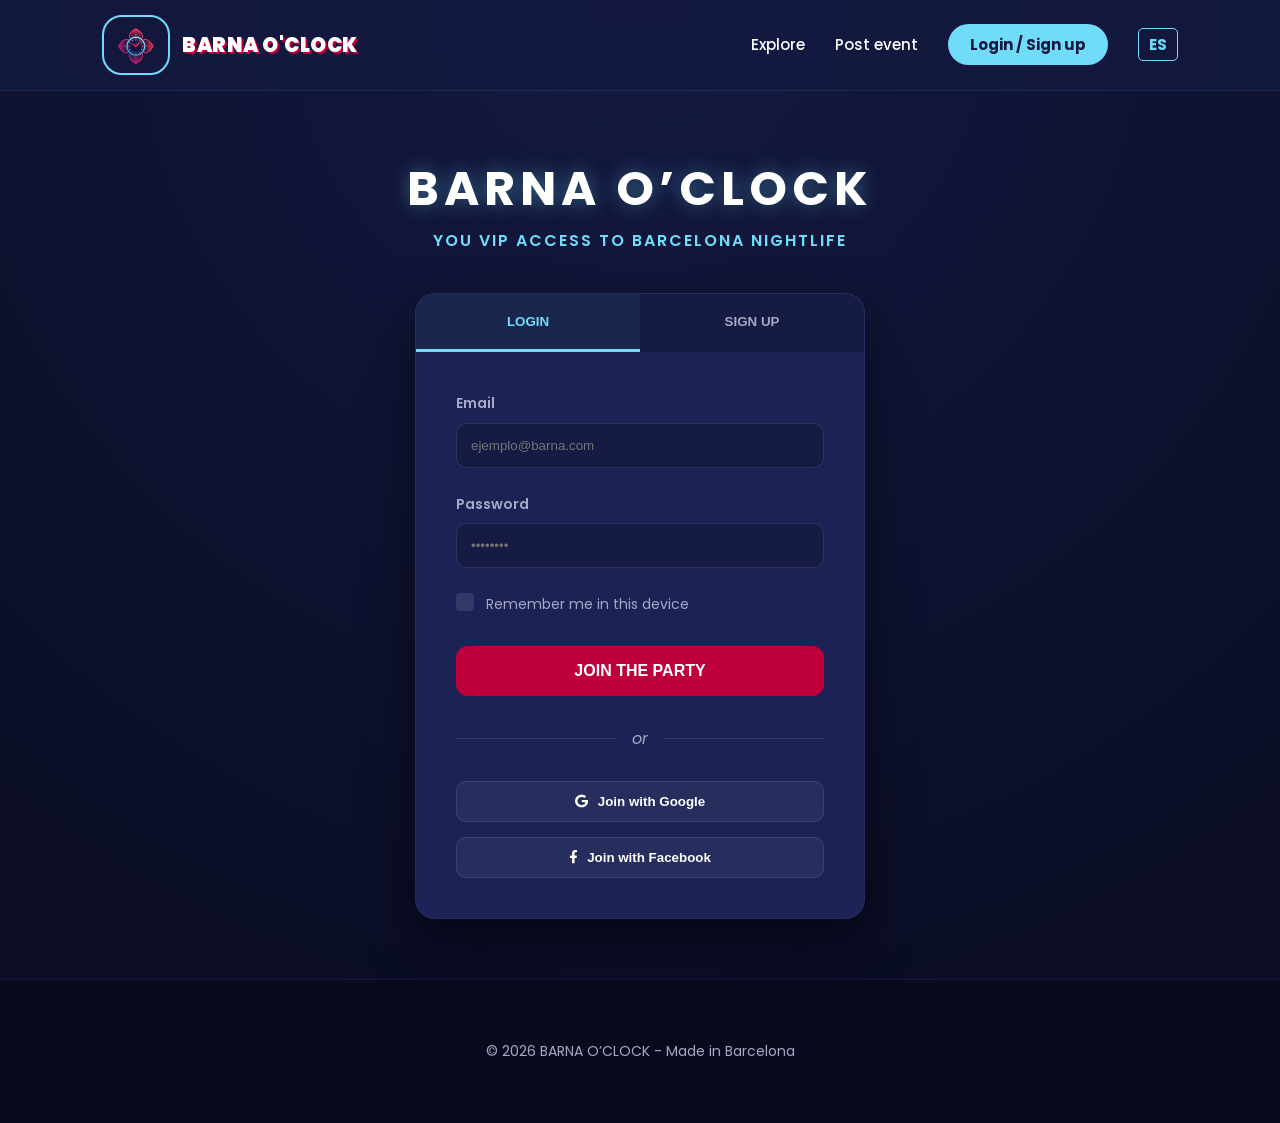
<file: auth-en.html>
<!DOCTYPE html>
<html lang="en">

<head>
    <meta charset="UTF-8">
    <meta name="viewport" content="width=device-width, initial-scale=1.0">
    <title>Join the Party | BARNA O’CLOCK</title>
    <link rel="stylesheet" href="style.css">
    <link rel="stylesheet" href="https://cdnjs.cloudflare.com/ajax/libs/font-awesome/6.0.0/css/all.min.css">
</head>


<body class="auth-page">

    <header>
        <nav>
            <a href="index-en.html" class="logo-navbar">
                <div class="logo-card-navbar">
                    <img src="./img/logoSmall.png" alt="BARNA O'CLOCK Logo">
                </div>
                <span class="logo-text">BARNA O'CLOCK</span>
            </a>

            <!-- Desktop Navigation -->
            <ul class="nav-menu">
                <li><a href="explorar-en.html">Explore</a></li>
                <li><a href="nuevo-evento-en.html">Post event</a></li>
                <li><a href="auth-en.html" class="btn-login"><span class="login-text">Login / Sign up</span><span class="login-icon">👤</span></a></li>
                <li><a href="auth.html" id="lang-toggle">ES</a></li>
            </ul>

            <!-- Mobile Hamburger Menu -->
            <button class="hamburger-menu" id="hamburger">
                <span></span>
                <span></span>
                <span></span>
            </button>

            <!-- Mobile Navigation Dropdown -->
            <ul class="nav-menu-mobile" id="nav-menu-mobile">
                <li><a href="explorar-en.html">Explore</a></li>
                <li><a href="nuevo-evento-en.html">Post Event</a></li>
                <li><a href="auth-en.html" class="btn-login-mobile">Login / Sign up</a></li>
                <li><a href="auth.html" class="lang-toggle-mobile">ES</a></li>
            </ul>
        </nav>
    </header>

    <main class="auth-container">

        <div class="auth-hero-logo">
            <h1>BARNA O’CLOCK</h1>
            <p>You VIP access to Barcelona nightlife</p>
        </div>

        <div class="auth-card">
            <div class="auth-tabs">
                <button class="tab-btn active" onclick="switchTab('login')">LOGIN</button>
                <button class="tab-btn" onclick="switchTab('registro')">SIGN UP</button>
            </div>

            <div class="auth-body">
                <!-- LOGIN FORM -->
                <form id="login-form" class="auth-form active">
                    <div class="input-group">
                        <label for="login-email">Email</label>
                        <input type="email" id="login-email" placeholder="ejemplo@barna.com" required>
                    </div>

                    <div class="input-group">
                        <label for="login-password">Password</label>
                        <input type="password" id="login-password" placeholder="••••••••" required>
                    </div>

                    <div class="form-options">
                        <label class="checkbox-container">
                            <input type="checkbox">
                            <span class="checkmark"></span>
                            Remember me in this device
                        </label>
                    </div>

                    <button type="submit" class="btn-main-auth">JOIN THE PARTY</button>
                </form>

                <!-- SIGN UP FORM -->
                <form id="registro-form" class="auth-form">
                    <div class="input-group">
                        <label for="register-username">Username</label>
                        <input type="text" id="register-username" placeholder="Your username" required>
                    </div>

                    <div class="input-group">
                        <label for="register-email">Email</label>
                        <input type="email" id="register-email" placeholder="ejemplo@barna.com" required>
                    </div>

                    <div class="input-group">
                        <label for="register-password">Password</label>
                        <input type="password" id="register-password" placeholder="••••••••" required>
                    </div>

                    <div class="input-group">
                        <label for="register-password-confirm">Confirm Password</label>
                        <input type="password" id="register-password-confirm" placeholder="••••••••" required>
                    </div>

                    <button type="submit" class="btn-main-auth">CREATE ACCOUNT</button>
                </form>

                <div class="separator" id="separator">
                    <span>or</span>
                </div>

                <div class="social-login" id="social-login">
                    <button class="btn-social google">
                        <i class="fab fa-google"></i> Join with Google
                    </button>
                    <button class="btn-social facebook">
                        <i class="fab fa-facebook-f"></i> Join with Facebook
                    </button>
                </div>
            </div>
        </div>
    </main>

    <footer>
        <p>&copy; 2026 BARNA O’CLOCK - Made in Barcelona</p>
    </footer>

    <script defer src="nav.js"></script>
    <script defer src="auth.js"></script>

</body>

</html>
</file>
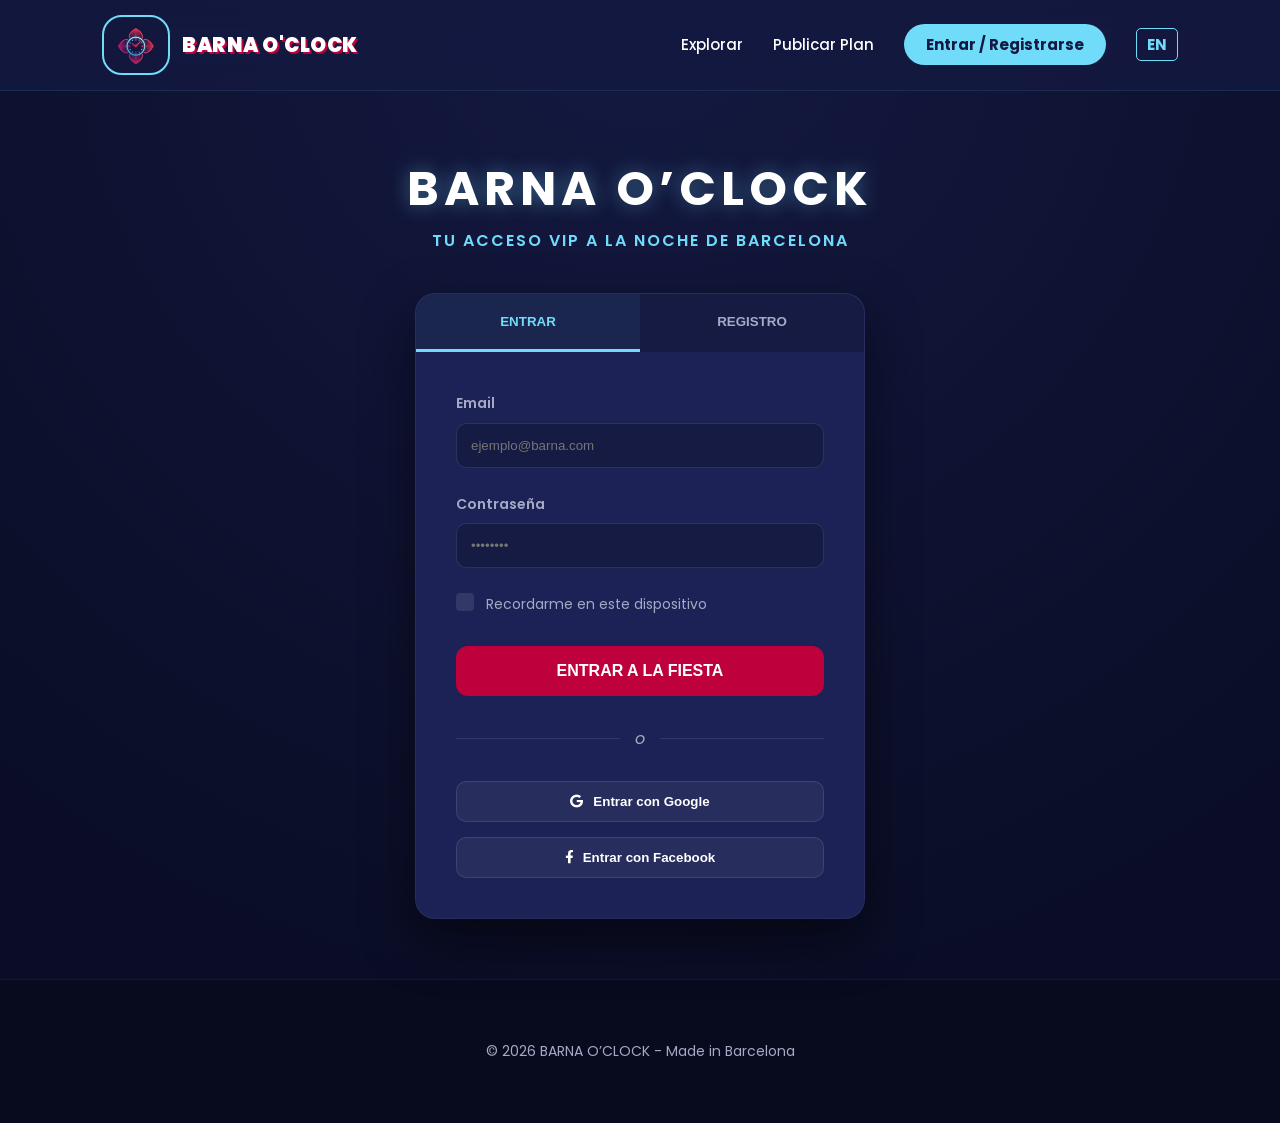
<file: auth.html>
<!DOCTYPE html>
<html lang="es">

<head>
    <meta charset="UTF-8">
    <meta name="viewport" content="width=device-width, initial-scale=1.0">
    <title>Entrar a la Fiesta | BARNA O’CLOCK</title>
    <link rel="stylesheet" href="style.css">
    <link rel="stylesheet" href="https://cdnjs.cloudflare.com/ajax/libs/font-awesome/6.0.0/css/all.min.css">
</head>

<body class="auth-page">

    <header>
        <nav>
            <a href="index.html" class="logo-navbar">
                <div class="logo-card-navbar">
                    <img src="./img/logoSmall.png" alt="BARNA O'CLOCK Logo">
                </div>
                <span class="logo-text">BARNA O'CLOCK</span>
            </a>

            <!-- Desktop Navigation -->
            <ul class="nav-menu">
                <li><a href="explorar.html">Explorar</a></li>
                <li><a href="nuevo-evento.html">Publicar Plan</a></li>
                <li><a href="auth.html" class="btn-login"><span class="login-text">Entrar / Registrarse</span><span class="login-icon">👤</span></a></li>
                <li><a href="auth-en.html" id="lang-toggle">EN</a></li>
            </ul>

            <!-- Mobile Hamburger Menu -->
            <button class="hamburger-menu" id="hamburger">
                <span></span>
                <span></span>
                <span></span>
            </button>

            <!-- Mobile Navigation Dropdown -->
            <ul class="nav-menu-mobile" id="nav-menu-mobile">
                <li><a href="explorar.html">Explorar</a></li>
                <li><a href="nuevo-evento.html">Publicar Plan</a></li>
                <li><a href="auth.html" class="btn-login-mobile">Entrar / Registrarse</a></li>
                <li><a href="auth-en.html" class="lang-toggle-mobile">EN</a></li>
            </ul>
        </nav>
    </header>

    <main class="auth-container">

        <div class="auth-hero-logo">
            <h1>BARNA O’CLOCK</h1>
            <p>Tu acceso VIP a la noche de Barcelona</p>
        </div>

        <div class="auth-card">
            <div class="auth-tabs">
                <button class="tab-btn active" onclick="switchTab('login')">ENTRAR</button>
                <button class="tab-btn" onclick="switchTab('registro')">REGISTRO</button>
            </div>

            <div class="auth-body">
                <!-- FORMULARIO LOGIN -->
                <form id="login-form" class="auth-form active">
                    <div class="input-group">
                        <label for="login-email">Email</label>
                        <input type="email" id="login-email" placeholder="ejemplo@barna.com" required>
                    </div>

                    <div class="input-group">
                        <label for="login-password">Contraseña</label>
                        <input type="password" id="login-password" placeholder="••••••••" required>
                    </div>

                    <div class="form-options">
                        <label class="checkbox-container">
                            <input type="checkbox">
                            <span class="checkmark"></span>
                            Recordarme en este dispositivo
                        </label>
                    </div>

                    <button type="submit" class="btn-main-auth">ENTRAR A LA FIESTA</button>
                </form>

                <!-- FORMULARIO REGISTRO -->
                <form id="registro-form" class="auth-form">
                    <div class="input-group">
                        <label for="register-username">Usuario</label>
                        <input type="text" id="register-username" placeholder="Tu nombre de usuario" required>
                    </div>

                    <div class="input-group">
                        <label for="register-email">Email</label>
                        <input type="email" id="register-email" placeholder="ejemplo@barna.com" required>
                    </div>

                    <div class="input-group">
                        <label for="register-password">Contraseña</label>
                        <input type="password" id="register-password" placeholder="••••••••" required>
                    </div>

                    <div class="input-group">
                        <label for="register-password-confirm">Confirmar Contraseña</label>
                        <input type="password" id="register-password-confirm" placeholder="••••••••" required>
                    </div>

                    <button type="submit" class="btn-main-auth">CREAR CUENTA</button>
                </form>

                <div class="separator" id="separator">
                    <span>o</span>
                </div>

                <div class="social-login" id="social-login">
                    <button class="btn-social google">
                        <i class="fab fa-google"></i> Entrar con Google
                    </button>
                    <button class="btn-social facebook">
                        <i class="fab fa-facebook-f"></i> Entrar con Facebook
                    </button>
                </div>
            </div>
        </div>
    </main>

    <footer>
        <p>&copy; 2026 BARNA O’CLOCK - Made in Barcelona</p>
    </footer>

    <script defer src="nav.js"></script>
    <script defer src="auth.js"></script>

</body>

</html>
</file>
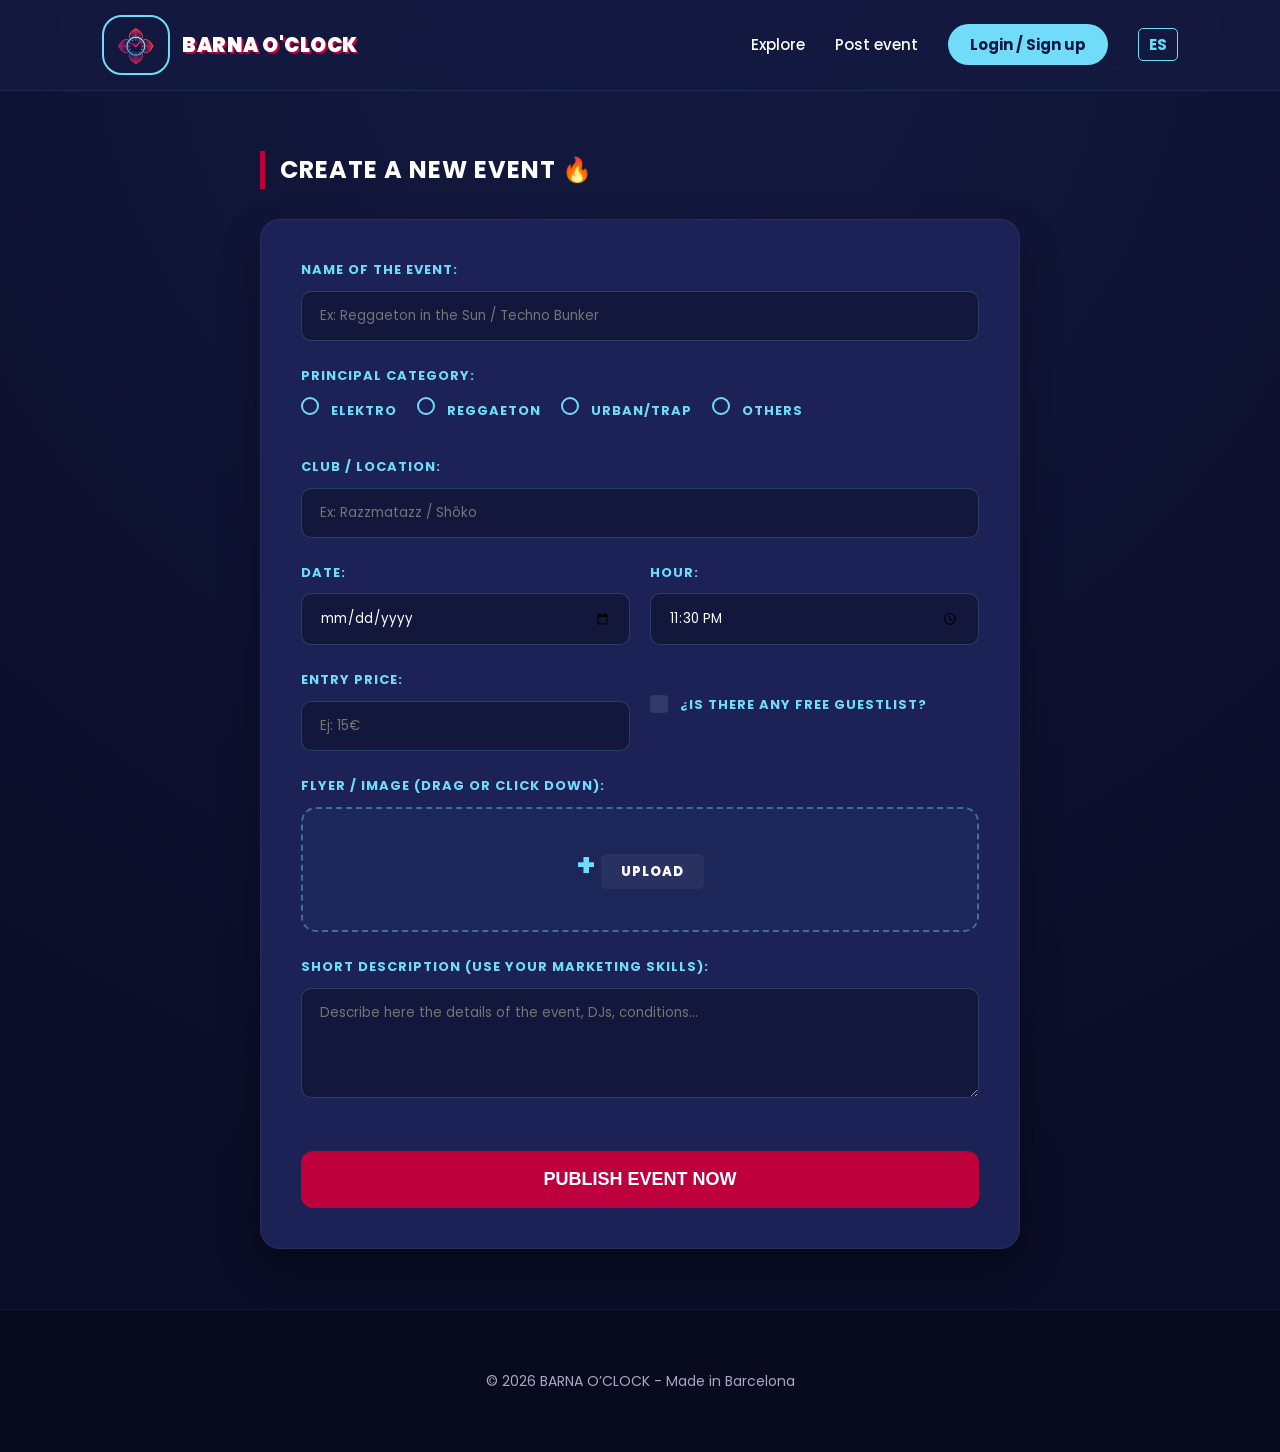
<file: nuevo-evento-en.html>
<!DOCTYPE html>
<html lang="en">

<head>
    <meta charset="UTF-8">
    <meta name="viewport" content="width=device-width, initial-scale=1.0">
    <title>Publish Event | BARNA O’CLOCK</title>
    <link rel="stylesheet" href="style.css">
</head>

<body class="admin-page">

    <header>
        <nav>
            <a href="index-en.html" class="logo-navbar">
                <div class="logo-card-navbar">
                    <img src="./img/logoSmall.png" alt="BARNA O'CLOCK Logo">
                </div>
                <span class="logo-text">BARNA O'CLOCK</span>
            </a>

            <!-- Desktop Navigation -->
            <ul class="nav-menu">
                <li><a href="explorar-en.html">Explore</a></li>
                <li><a href="nuevo-evento-en.html">Post event</a></li>
                <li><a href="auth-en.html" class="btn-login"><span class="login-text">Login / Sign up</span><span class="login-icon">👤</span></a></li>
                <li><a href="nuevo-evento.html" id="lang-toggle">ES</a></li>
            </ul>

            <!-- Mobile Hamburger Menu -->
            <button class="hamburger-menu" id="hamburger">
                <span></span>
                <span></span>
                <span></span>
            </button>

            <!-- Mobile Navigation Dropdown -->
            <ul class="nav-menu-mobile" id="nav-menu-mobile">
                <li><a href="explorar-en.html">Explore</a></li>
                <li><a href="nuevo-evento-en.html">Post Event</a></li>
                <li><a href="auth-en.html" class="btn-login-mobile">Login / Sign up</a></li>
                <li><a href="nuevo-evento.html" class="lang-toggle-mobile">ES</a></li>
            </ul>
        </nav>
    </header>

    <main class="form-page-container">

        <div class="form-header">
            <h2>CREATE A NEW EVENT 🔥</h2>
        </div>

        <section class="post-event-card">
            <form action="#">

                <div class="form-group">
                    <label>NAME OF THE EVENT:</label>
                    <input type="text" placeholder="Ex: Reggaeton in the Sun / Techno Bunker" required>
                </div>

                <div class="form-group">
                    <label>PRINCIPAL CATEGORY:</label>
                    <div class="radio-group">
                        <label class="radio-item">
                            <input type="radio" name="category" value="elektro">
                            <span class="radio-dot"></span> Elektro
                        </label>
                        <label class="radio-item">
                            <input type="radio" name="category" value="reggaeton">
                            <span class="radio-dot"></span> Reggaeton
                        </label>
                        <label class="radio-item">
                            <input type="radio" name="category" value="urban">
                            <span class="radio-dot"></span> Urban/Trap
                        </label>
                        <label class="radio-item">
                            <input type="radio" name="category" value="otros">
                            <span class="radio-dot"></span> Others
                        </label>
                    </div>
                </div>

                <div class="form-group">
                    <label>CLUB / LOCATION:</label>
                    <input type="text" placeholder="Ex: Razzmatazz / Shôko" required>
                </div>

                <div class="form-row">
                    <div class="form-group">
                        <label>DATE:</label>
                        <input type="date" required>
                    </div>
                    <div class="form-group">
                        <label>HOUR:</label>
                        <input type="time" value="23:30" required>
                    </div>
                </div>

                <div class="form-row align-center">
                    <div class="form-group">
                        <label>ENTRY PRICE:</label>
                        <input type="text" placeholder="Ej: 15€">
                    </div>
                    <div class="form-group checkbox-group">
                        <label class="checkbox-container">
                            <input type="checkbox">
                            <span class="checkmark"></span>
                            ¿Is there any free guestlist?
                        </label>
                    </div>
                </div>

                <div class="form-group">
                    <label>FLYER / IMAGE (Drag or click down):</label>
                    <div class="upload-area">
                        <input type="file" id="flyer-input" hidden>
                        <label for="flyer-input" class="upload-label">
                            <span class="upload-icon">+</span>
                            <span class="upload-text">UPLOAD</span>
                        </label>
                    </div>
                </div>

                <div class="form-group">
                    <label>SHORT DESCRIPTION (Use your marketing skills):</label>
                    <textarea rows="4"
                        placeholder="Describe here the details of the event, DJs, conditions..."></textarea>
                </div>

                <div class="form-actions">
                    <button type="submit" class="btn-submit-event">
                        PUBLISH EVENT NOW
                    </button>
                </div>

            </form>
        </section>
    </main>

    <footer>
        <p>&copy; 2026 BARNA O’CLOCK - Made in Barcelona</p>
    </footer>
    <script defer src="nav.js"></script>
</body>

</html>
</file>
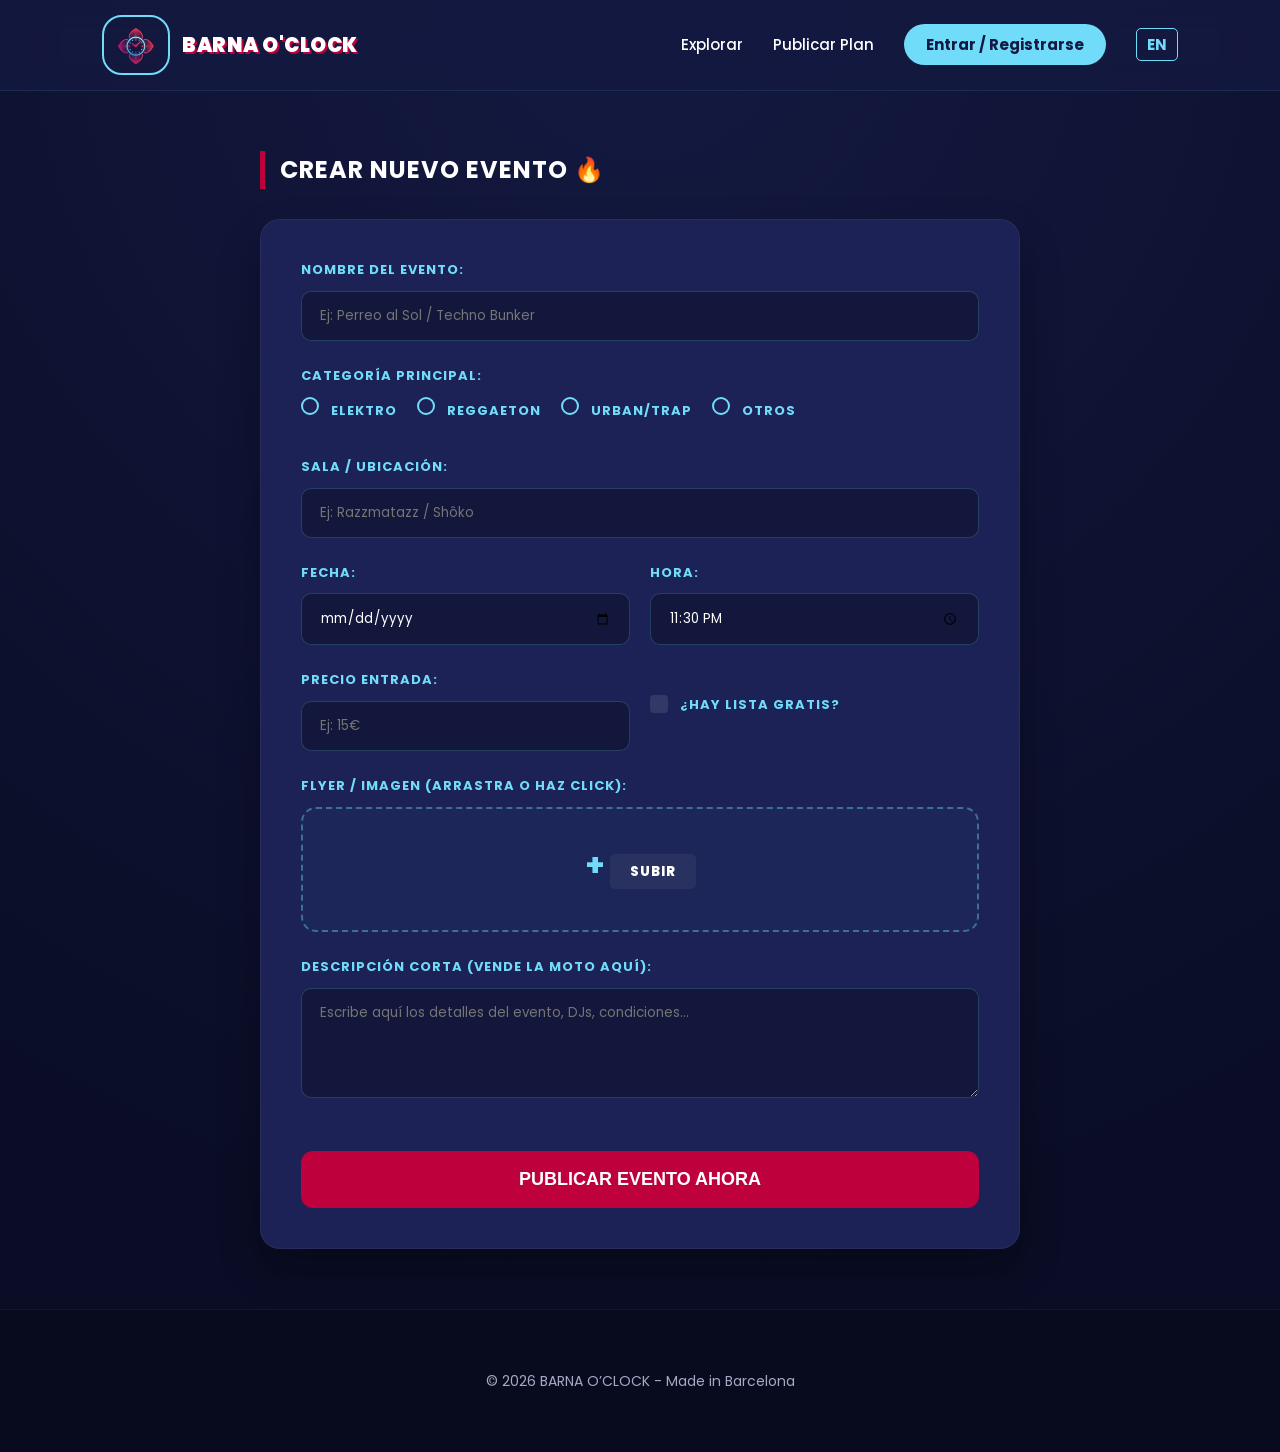
<file: nuevo-evento.html>
<!DOCTYPE html>
<html lang="es">

<head>
    <meta charset="UTF-8">
    <meta name="viewport" content="width=device-width, initial-scale=1.0">
    <title>Publicar Evento | BARNA O’CLOCK</title>
    <link rel="stylesheet" href="style.css">
</head>

<body class="admin-page">

    <header>
        <nav>
            <a href="index.html" class="logo-navbar">
                <div class="logo-card-navbar">
                    <img src="./img/logoSmall.png" alt="BARNA O'CLOCK Logo">
                </div>
                <span class="logo-text">BARNA O'CLOCK</span>
            </a>

            <!-- Desktop Navigation -->
            <ul class="nav-menu">
                <li><a href="explorar.html">Explorar</a></li>
                <li><a href="nuevo-evento.html">Publicar Plan</a></li>
                <li><a href="auth.html" class="btn-login"><span class="login-text">Entrar / Registrarse</span><span class="login-icon">👤</span></a></li>
                <li><a href="nuevo-evento-en.html" id="lang-toggle">EN</a></li>
            </ul>

            <!-- Mobile Hamburger Menu -->
            <button class="hamburger-menu" id="hamburger">
                <span></span>
                <span></span>
                <span></span>
            </button>

            <!-- Mobile Navigation Dropdown -->
            <ul class="nav-menu-mobile" id="nav-menu-mobile">
                <li><a href="explorar.html">Explorar</a></li>
                <li><a href="nuevo-evento.html">Publicar Plan</a></li>
                <li><a href="auth.html" class="btn-login-mobile">Entrar / Registrarse</a></li>
                <li><a href="nuevo-evento-en.html" class="lang-toggle-mobile">EN</a></li>
            </ul>
        </nav>
    </header>

    <main class="form-page-container">

        <div class="form-header">
            <h2>CREAR NUEVO EVENTO 🔥</h2>
        </div>

        <section class="post-event-card">
            <form action="#">

                <div class="form-group">
                    <label>NOMBRE DEL EVENTO:</label>
                    <input type="text" placeholder="Ej: Perreo al Sol / Techno Bunker" required>
                </div>

                <div class="form-group">
                    <label>CATEGORÍA PRINCIPAL:</label>
                    <div class="radio-group">
                        <label class="radio-item">
                            <input type="radio" name="category" value="elektro">
                            <span class="radio-dot"></span> Elektro
                        </label>
                        <label class="radio-item">
                            <input type="radio" name="category" value="reggaeton">
                            <span class="radio-dot"></span> Reggaeton
                        </label>
                        <label class="radio-item">
                            <input type="radio" name="category" value="urban">
                            <span class="radio-dot"></span> Urban/Trap
                        </label>
                        <label class="radio-item">
                            <input type="radio" name="category" value="otros">
                            <span class="radio-dot"></span> Otros
                        </label>
                    </div>
                </div>

                <div class="form-group">
                    <label>SALA / UBICACIÓN:</label>
                    <input type="text" placeholder="Ej: Razzmatazz / Shôko" required>
                </div>

                <div class="form-row">
                    <div class="form-group">
                        <label>FECHA:</label>
                        <input type="date" required>
                    </div>
                    <div class="form-group">
                        <label>HORA:</label>
                        <input type="time" value="23:30" required>
                    </div>
                </div>

                <div class="form-row align-center">
                    <div class="form-group">
                        <label>PRECIO ENTRADA:</label>
                        <input type="text" placeholder="Ej: 15€">
                    </div>
                    <div class="form-group checkbox-group">
                        <label class="checkbox-container">
                            <input type="checkbox">
                            <span class="checkmark"></span>
                            ¿Hay lista gratis?
                        </label>
                    </div>
                </div>

                <div class="form-group">
                    <label>FLYER / IMAGEN (Arrastra o haz click):</label>
                    <div class="upload-area">
                        <input type="file" id="flyer-input" hidden>
                        <label for="flyer-input" class="upload-label">
                            <span class="upload-icon">+</span>
                            <span class="upload-text">SUBIR</span>
                        </label>
                    </div>
                </div>

                <div class="form-group">
                    <label>DESCRIPCIÓN CORTA (Vende la moto aquí):</label>
                    <textarea rows="4"
                        placeholder="Escribe aquí los detalles del evento, DJs, condiciones..."></textarea>
                </div>

                <div class="form-actions">
                    <button type="submit" class="btn-submit-event">
                         PUBLICAR EVENTO AHORA
                    </button>
                </div>

            </form>
        </section>
    </main>

    <footer>
        <p>&copy; 2026 BARNA O’CLOCK - Made in Barcelona</p>
    </footer>
    <script defer src="nav.js"></script>
</body>

</html>
</file>
<file: style.css>
@import url('https://fonts.googleapis.com/css2?family=Poppins:wght@300;400;500;600;700;800;900&display=swap');

/* ===== RESET & VARIABLES ===== */
* {
    margin: 0;
    padding: 0;
    box-sizing: border-box;
}

:root {
    --bcn-blue: #141941;
    --bcn-red: #BE013C;
    --bcn-skyblue: #70DCF9;
    --bcn-fuchsia: #E02365;
    --bg-dark: #0a0d25;
    --card-blue: #1c2255;
    --text-white: #ffffff;
    --text-gray: #a5a9c5;
}

/* ===== BODY ===== */
body {
    background: radial-gradient(circle at top, var(--bcn-blue) 0%, var(--bg-dark) 80%);
    color: var(--text-white);
    font-family: 'Poppins', sans-serif;
    min-height: 100vh;
    line-height: 1.6;
}

/* ===== NAVBAR ===== */
header {
    backdrop-filter: blur(15px);
    background: rgba(20, 25, 65, 0.8);
    position: sticky;
    top: 0;
    z-index: 100;
    border-bottom: 1px solid rgba(112, 220, 249, 0.1);
}

nav {
    display: flex;
    justify-content: space-between;
    align-items: center;
    padding: 15px 20%;
}

.logo-navbar {
    display: flex;
    align-items: center;
    gap: 12px;
    text-decoration: none;
    transition: 0.3s ease;
}

.logo-text {
    font-weight: 900;
    font-size: 20px;
    color: var(--text-white);
    text-shadow: 2px 2px 0px var(--bcn-red);
    letter-spacing: 0.5px;
}

.logo-card-navbar {
    display: flex;
    justify-content: center;
    align-items: center;
    background: transparent;
    border-radius: 20px;
    padding: 8px 12px;
    border: 2px solid var(--bcn-skyblue);
    transition: 0.3s ease;
}

.logo-card-navbar img {
    height: 40px;
    width: auto;
    object-fit: contain;
}

.logo-navbar:hover .logo-card-navbar {
    background: var(--bcn-skyblue);
    box-shadow: 0 5px 20px rgba(112, 220, 249, 0.3);
}

.logo {
    font-weight: 900;
    letter-spacing: 1px;
    font-size: 22px;
    color: var(--text-white);
    text-shadow: 2px 2px 0px var(--bcn-red);
}

nav ul {
    list-style: none;
    display: flex;
    gap: 40px;
    align-items: center;
}

nav a {
    color: var(--text-white);
    text-decoration: none;
    font-size: 15px;
    font-weight: 500;
    transition: 0.3s ease;
}

nav a:hover {
    color: var(--bcn-skyblue);
}

#lang-toggle {
    border: 1px solid var(--bcn-skyblue);
    color: var(--bcn-skyblue);
    padding: 5px 10px;
    border-radius: 5px;
    font-weight: bold;
}

/* ===== LOGIN BUTTON ===== */
.btn-login {
    background: var(--bcn-skyblue);
    color: var(--bcn-blue) !important;
    padding: 10px 22px;
    border-radius: 50px;
    font-weight: 700;
    opacity: 1 !important;
}

.btn-login:hover {
    background: var(--text-white);
    transform: translateY(-2px);
    box-shadow: 0 5px 15px rgba(112, 220, 249, 0.3);
}

/* ===== HERO SECTION ===== */
.hero {
    text-align: center;
    padding: 40px 20px 60px;
}

.logo-card {
    display: flex;
    justify-content: center;
    align-items: center;
    margin-bottom: 40px;
    background: transparent;
    border-radius: 30px;
    padding: 40px;
    width: fit-content;
    margin-left: auto;
    margin-right: auto;
    border: 2px solid var(--bcn-skyblue);
    box-shadow: 0 10px 40px rgba(112, 220, 249, 0.2);
}

.logo-card img {
    max-width: 300px;
    width: 100%;
    height: auto;
    object-fit: contain;
}

.hero h1 {
    font-size: clamp(40px, 8vw, 72px);
    font-weight: 900;
    margin-bottom: 20px;
    background: linear-gradient(to right, var(--bcn-skyblue), var(--bcn-fuchsia));
    -webkit-background-clip: text;
    -webkit-text-fill-color: transparent;
    letter-spacing: -1px;
}

.hero p {
    color: var(--text-gray);
    margin-bottom: 40px;
    font-size: 20px;
}

/* Hero Search Container */
.hero-search {
    display: flex;
    max-width: 400px;
    margin: 0 auto;
}

.hero input {
    padding: 16px 25px;
    width: 100%;
    max-width: 400px;
    border-radius: 50px 0 0 50px;
    border: 2px solid rgba(255, 255, 255, 0.1);
    outline: none;
    background: rgba(255, 255, 255, 0.05);
    color: white;
    font-size: 16px;
    transition: 0.3s;
    flex: 1;
}

.hero input:focus {
    border-color: var(--bcn-skyblue);
    background: rgba(255, 255, 255, 0.1);
}

.hero button {
    padding: 16px 30px;
    margin-left: -5px;
    border: none;
    border-radius: 0 50px 50px 0;
    background: var(--bcn-red);
    color: white;
    font-weight: 800;
    cursor: pointer;
    transition: 0.3s;
    text-transform: uppercase;
    white-space: nowrap;
    flex-shrink: 0;
}

.hero button:hover {
    background: var(--bcn-fuchsia);
    box-shadow: 0 0 20px rgba(190, 1, 60, 0.4);
}

/* Button text and icon visibility */
.btn-icon {
    display: none;
}

@media (max-width: 767px) {
    .btn-text {
        display: none;
    }
    
    .btn-icon {
        display: inline;
        font-size: 18px;
    }
}

/* ===== VIBES ===== */
.vibes h2 {
    text-align: center;
    font-size: 14px;
    color: var(--bcn-skyblue);
    text-transform: uppercase;
    letter-spacing: 4px;
    margin-bottom: 25px;
}

.vibe-tags {
    display: flex;
    justify-content: center;
    gap: 12px;
}

.vibe-tags span {
    background: var(--card-blue);
    border: 1px solid rgba(112, 220, 249, 0.2);
    padding: 8px 20px;
    border-radius: 50px;
    font-size: 13px;
    font-weight: 600;
    cursor: pointer;
    transition: 0.3s;
}

.vibe-tags span:hover {
    border-color: var(--bcn-red);
    color: var(--bcn-red);
    background: white;
}

/* ===== EVENTOS GRID ===== */
.eventos-destacados {
    padding: 80px 8%;
}

.eventos-destacados h2 {
    font-size: 28px;
    margin-bottom: 40px;
    border-left: 5px solid var(--bcn-red);
    padding-left: 15px;
}

.grid-eventos {
    display: grid;
    grid-template-columns: repeat(auto-fit, minmax(300px, 1fr));
    gap: 35px;
}

/* ===== CARDS ===== */
.card {
    background: var(--card-blue);
    border-radius: 20px;
    overflow: hidden;
    transition: opacity 0.3s ease, transform 0.3s ease;
    border: 2px solid var(--bcn-skyblue);
    transform: translateY(30px);

}

.card:hover {
    transform: translateY(-12px);
    box-shadow: 0 20px 40px rgba(0, 0, 0, 0.4);
    border-color: var(--bcn-skyblue);
}

.card img {
    width: 100%;
    height: 240px;
    object-fit: cover;
    background-color: var(--bcn-blue);
    display: block;
}

.card h3 {
    padding: 20px 20px 5px;
    font-size: 20px;
    color: var(--text-white);
}

.card p {
    padding: 0 20px 20px;
    color: var(--text-gray);
    font-size: 14px;
}

.card a {
    display: block;
    margin: 0 20px 20px;
    padding: 12px;
    text-align: center;
    background: var(--bcn-red);
    color: white;
    text-decoration: none;
    border-radius: 12px;
    font-weight: 700;
    transition: 0.3s;
}

.card a:hover {
    background: white;
    color: var(--bcn-red);
}

.card.visible {
    opacity: 1;
    transform: translateY(0);
}

/* ===== FOOTER ===== */
footer {
    text-align: center;
    padding: 60px;
    background: #080a1d;
    color: var(--text-gray);
    font-size: 14px;
    border-top: 1px solid rgba(255, 255, 255, 0.05);
}

/* ===== AUTH PAGE SPECIFIC ===== */

.auth-container {
    display: flex;
    flex-direction: column;
    align-items: center;
    justify-content: center;
    padding: 60px 20px;
    min-height: calc(100vh - 160px);
}

.auth-hero-logo {
    text-align: center;
    margin-bottom: 40px;
}

.auth-hero-logo h1 {
    font-size: 3rem;
    color: var(--text-white);
    text-shadow: 0 0 20px rgba(112, 220, 249, 0.4);
    letter-spacing: 5px;
}

.auth-hero-logo p {
    color: var(--bcn-skyblue);
    font-weight: 600;
    text-transform: uppercase;
    letter-spacing: 2px;
}

/* La Tarjeta */
.auth-card {
    background: var(--card-blue);
    width: 100%;
    max-width: 450px;
    border-radius: 20px;
    overflow: hidden;
    box-shadow: 0 20px 50px rgba(0, 0, 0, 0.5);
    border: 1px solid rgba(255, 255, 255, 0.05);
}

/* Pestañas */
.auth-tabs {
    display: flex;
    background: rgba(0, 0, 0, 0.2);
}

.tab-btn {
    flex: 1;
    padding: 20px;
    border: none;
    background: transparent;
    color: var(--text-gray);
    font-weight: 800;
    cursor: pointer;
    transition: 0.3s;
    border-bottom: 3px solid transparent;
}

.tab-btn.active {
    color: var(--bcn-skyblue);
    border-bottom: 3px solid var(--bcn-skyblue);
    background: rgba(112, 220, 249, 0.05);
}

/* Formularios del Auth */
.auth-form {
    display: none;
}

.auth-form.active {
    display: block;
}

/* Formulario */
.auth-body {
    padding: 40px;
}

.input-group {
    margin-bottom: 25px;
}

.input-group label {
    display: block;
    margin-bottom: 8px;
    font-size: 14px;
    font-weight: 600;
    color: var(--text-gray);
}

.input-group input {
    width: 100%;
    padding: 14px;
    border-radius: 10px;
    border: 1px solid rgba(255, 255, 255, 0.1);
    background: rgba(0, 0, 0, 0.2);
    color: white;
    outline: none;
}

.input-group input:focus {
    border-color: var(--bcn-skyblue);
}

/* Checkbox Estilizado */
.form-options {
    margin-bottom: 30px;
}

.checkbox-container {
    display: block;
    position: relative;
    padding-left: 30px;
    cursor: pointer;
    font-size: 14px;
    color: var(--text-gray);
    user-select: none;
}

.checkbox-container input {
    position: absolute;
    opacity: 0;
    cursor: pointer;
}

.checkmark {
    position: absolute;
    top: 0;
    left: 0;
    height: 18px;
    width: 18px;
    background-color: rgba(255, 255, 255, 0.1);
    border-radius: 4px;
}

.checkbox-container:hover input~.checkmark {
    background-color: rgba(255, 255, 255, 0.2);
}

.checkbox-container input:checked~.checkmark {
    background-color: var(--bcn-skyblue);
}

/* Botón Principal */
.btn-main-auth {
    width: 100%;
    padding: 16px;
    border: none;
    border-radius: 12px;
    background: var(--bcn-red);
    color: white;
    font-weight: 800;
    font-size: 16px;
    cursor: pointer;
    transition: 0.3s;
    text-transform: uppercase;
}

.btn-main-auth:hover {
    background: var(--bcn-fuchsia);
    transform: scale(1.02);
    box-shadow: 0 0 20px rgba(224, 35, 101, 0.4);
}

/* Separador */
.separator {
    text-align: center;
    margin: 30px 0;
    position: relative;
}

.separator::before {
    content: "";
    position: absolute;
    top: 50%;
    left: 0;
    width: 100%;
    height: 1px;
    background: rgba(255, 255, 255, 0.1);
}

.separator span {
    background: var(--card-blue);
    padding: 0 15px;
    position: relative;
    color: var(--text-gray);
    font-style: italic;
}

/* Botones Sociales */
.social-login {
    display: flex;
    flex-direction: column;
    gap: 15px;
}

.btn-social {
    width: 100%;
    padding: 12px;
    border: 1px solid rgba(255, 255, 255, 0.1);
    border-radius: 10px;
    background: rgba(255, 255, 255, 0.05);
    color: white;
    font-weight: 600;
    cursor: pointer;
    transition: 0.3s;
    display: flex;
    align-items: center;
    justify-content: center;
    gap: 10px;
}

.btn-social:hover {
    background: rgba(255, 255, 255, 0.1);
    border-color: var(--text-white);
}

.btn-back {
    border: 1px solid var(--bcn-red);
    padding: 5px 15px !important;
    border-radius: 5px;
    color: var(--bcn-red) !important;
}

.btn-back:hover {
    background: var(--bcn-red);
    color: white !important;
}

/* ===== POST EVENT PAGE ===== */

.form-page-container {
    max-width: 800px;
    margin: 60px auto;
    padding: 0 20px;
}

.form-header h2 {
    font-size: 24px;
    letter-spacing: 1px;
    margin-bottom: 30px;
    color: var(--text-white);
    border-left: 5px solid var(--bcn-red);
    padding-left: 15px;
}

.post-event-card {
    background: var(--card-blue);
    padding: 40px;
    border-radius: 20px;
    border: 1px solid rgba(255, 255, 255, 0.05);
    box-shadow: 0 20px 40px rgba(0, 0, 0, 0.3);
}

.form-group {
    margin-bottom: 25px;
}

.form-group label {
    display: block;
    font-weight: 700;
    font-size: 13px;
    color: var(--bcn-skyblue);
    margin-bottom: 10px;
    text-transform: uppercase;
    letter-spacing: 1px;
}

/* Inputs y Textareas */
.post-event-card input[type="text"],
.post-event-card input[type="date"],
.post-event-card input[type="time"],
.post-event-card textarea {
    width: 100%;
    padding: 14px 18px;
    background: rgba(0, 0, 0, 0.3);
    border: 1px solid rgba(112, 220, 249, 0.2);
    border-radius: 10px;
    color: white;
    font-family: inherit;
    outline: none;
    transition: 0.3s;
}

.post-event-card input:focus,
.post-event-card textarea:focus {
    border-color: var(--bcn-skyblue);
    box-shadow: 0 0 10px rgba(112, 220, 249, 0.2);
}

/* Layout en filas */
.form-row {
    display: grid;
    grid-template-columns: 1fr 1fr;
    gap: 20px;
}

.align-center {
    align-items: center;
}

/* Radio Buttons personalizados */
.radio-group {
    display: flex;
    flex-wrap: wrap;
    gap: 20px;
    margin-top: 5px;
}

.radio-item {
    display: flex;
    align-items: center;
    cursor: pointer;
    font-size: 14px;
    color: var(--text-white);
}

.radio-item input {
    display: none;
}

.radio-dot {
    height: 18px;
    width: 18px;
    border: 2px solid var(--bcn-skyblue);
    border-radius: 50%;
    display: inline-block;
    margin-right: 8px;
    position: relative;
}

.radio-item input:checked+.radio-dot::after {
    content: "";
    position: absolute;
    top: 3px;
    left: 3px;
    width: 8px;
    height: 8px;
    background: var(--bcn-skyblue);
    border-radius: 50%;
}

/* Upload Area */
.upload-area {
    border: 2px dashed rgba(112, 220, 249, 0.4);
    border-radius: 15px;
    padding: 30px;
    text-align: center;
    transition: 0.3s;
    background: rgba(112, 220, 249, 0.02);
}

.upload-area:hover {
    border-color: var(--bcn-skyblue);
    background: rgba(112, 220, 249, 0.05);
}

.upload-label {
    cursor: pointer;
    display: flex;
    flex-direction: column;
    align-items: center;
}

.upload-icon {
    font-size: 32px;
    color: var(--bcn-skyblue);
    margin-bottom: 10px;
}

.upload-text {
    font-weight: 800;
    color: var(--text-white);
    background: rgba(255, 255, 255, 0.05);
    padding: 8px 20px;
    border-radius: 5px;
}

/* Botón Publicar */
.btn-submit-event {
    width: 100%;
    padding: 18px;
    background: var(--bcn-red);
    color: white;
    border: none;
    border-radius: 12px;
    font-size: 18px;
    font-weight: 800;
    cursor: pointer;
    transition: 0.3s;
    margin-top: 20px;
    text-transform: uppercase;
}

.btn-submit-event:hover {
    background: var(--bcn-fuchsia);
    transform: translateY(-3px);
    box-shadow: 0 10px 20px rgba(190, 1, 60, 0.3);
}

.btn-profile {
    color: var(--bcn-skyblue) !important;
    font-weight: bold;
}

/* ===== FILTROS EXPLORAR ===== */
.filters {
    display: flex;
    gap: 15px;
    margin-bottom: 40px;
    flex-wrap: wrap;
}

.filters select {
    appearance: none;
    -webkit-appearance: none;
    background: var(--card-blue);
    color: var(--text-white);
    border: 1px solid rgba(112, 220, 249, 0.3);
    border-radius: 50px;
    padding: 12px 45px 12px 20px;
    font-size: 14px;
    font-weight: 600;
    cursor: pointer;
    outline: none;
    transition: 0.3s ease;
    letter-spacing: 1px;
    background-image: url("data:image/svg+xml,%3Csvg xmlns='http://www.w3.org/2000/svg' width='12' height='12' viewBox='0 0 12 12'%3E%3Cpath fill='%2370DCF9' d='M6 8L1 3h10z'/%3E%3C/svg%3E");
    background-repeat: no-repeat;
    background-position: right 15px center;
}

.filters select:hover {
    border-color: var(--bcn-skyblue);
    background-color: rgba(112, 220, 249, 0.08);
    box-shadow: 0 0 12px rgba(112, 220, 249, 0.15);
}

.filters select:focus {
    border-color: var(--bcn-skyblue);
    box-shadow: 0 0 0 3px rgba(112, 220, 249, 0.15);
}

.filters select option {
    background: var(--bcn-blue);
    color: var(--text-white);
    padding: 10px;
}

/* ===== HAMBURGER MENU & RESPONSIVE NAV ===== */
.hamburger-menu {
    display: none;
    flex-direction: column;
    background: none;
    border: none;
    cursor: pointer;
    gap: 6px;
    padding: 10px;
}

.hamburger-menu span {
    width: 28px;
    height: 3px;
    background: var(--bcn-skyblue);
    border-radius: 2px;
    transition: all 0.3s ease;
}

.hamburger-menu.active span:nth-child(1) {
    transform: rotate(45deg) translate(10px, 10px);
}

.hamburger-menu.active span:nth-child(2) {
    opacity: 0;
}

.hamburger-menu.active span:nth-child(3) {
    transform: rotate(-45deg) translate(7px, -7px);
}

/* Mobile Menu */
.nav-menu-mobile {
    display: none;
    position: absolute;
    top: 100%;
    left: 0;
    right: 0;
    background: rgba(20, 25, 65, 0.98);
    backdrop-filter: blur(15px);
    list-style: none;
    flex-direction: column;
    padding: 20px;
    gap: 0;
    border-bottom: 1px solid rgba(112, 220, 249, 0.1);
    border-top: 1px solid rgba(112, 220, 249, 0.1);
    z-index: 99;
}

.nav-menu-mobile.active {
    display: flex;
}

.nav-menu-mobile li {
    padding: 15px 0;
    border-bottom: 1px solid rgba(112, 220, 249, 0.1);
}

.nav-menu-mobile li:last-child {
    border-bottom: none;
}

.nav-menu-mobile a {
    color: var(--text-white);
    text-decoration: none;
    font-size: 16px;
    font-weight: 500;
    display: block;
    transition: 0.3s ease;
}

.nav-menu-mobile a:hover {
    color: var(--bcn-skyblue);
}

.btn-login-mobile {
    background: var(--bcn-skyblue);
    color: var(--bcn-blue) !important;
    padding: 12px 20px !important;
    border-radius: 50px;
    font-weight: 700;
    display: inline-block;
    width: fit-content;
    margin-top: 5px;
}

.btn-login-mobile:hover {
    background: var(--text-white);
    color: var(--bcn-blue) !important;
}

.lang-toggle-mobile {
    border: 1px solid var(--bcn-skyblue);
    color: var(--bcn-skyblue);
    padding: 8px 12px !important;
    border-radius: 5px;
    font-weight: bold;
    display: inline-block;
    width: fit-content;
    margin-top: 5px;
}

/* ===== RESPONSIVE DESIGN ===== */

/* DESKTOP (1024px and above) */
@media (min-width: 1024px) {
    nav {
        padding: 15px 8%;
    }
    
    .hamburger-menu {
        display: none;
    }
    
    .nav-menu-mobile {
        display: none !important;
    }
    
    .nav-menu {
        display: flex !important;
        gap: 30px;
    }
    
    .login-icon {
        display: none;
    }
    
    .login-text {
        display: inline;
    }
    
    .filters {
        display: flex;
        flex-direction: row;
        gap: 15px;
    }
}

/* TABLET (768px to 1023px) */
@media (max-width: 1023px) and (min-width: 768px) {
    nav {
        padding: 12px 5%;
    }
    
    .logo-text {
        font-size: 16px;
    }
    
    .logo-card-navbar img {
        height: 35px;
    }
    
    .hamburger-menu {
        display: flex;
    }
    
    .nav-menu {
        display: none;
    }
    
    .nav-menu-mobile {
        position: static;
        background: transparent;
        border: none;
        padding: 0;
        gap: 0;
    }
    
    .login-icon {
        display: inline;
        margin-left: 8px;
    }
    
    .login-text {
        display: none;
    }
    
    .btn-login {
        padding: 8px 12px !important;
        background: transparent;
        border: 1px solid var(--bcn-skyblue);
        border-radius: 50%;
        width: 40px;
        height: 40px;
        display: flex;
        align-items: center;
        justify-content: center;
        color: var(--bcn-skyblue) !important;
    }
    
    .btn-login:hover {
        background: var(--bcn-skyblue);
        color: var(--bcn-blue) !important;
        box-shadow: 0 5px 15px rgba(112, 220, 249, 0.3);
    }
    
    .filters {
        display: flex;
        flex-direction: row;
        flex-wrap: wrap;
        gap: 10px;
    }
    
    .filters select {
        padding: 10px 40px 10px 16px;
        font-size: 13px;
    }
    
    .eventos-destacados {
        padding: 60px 5%;
    }
    
    .grid-eventos {
        gap: 25px;
    }
    
    .hero {
        padding: 30px 15px 50px;
    }
}

/* MOBILE (Below 768px) - MAJOR CHANGES */
@media (max-width: 767px) {
    /* Header & Nav */
    header {
        position: sticky;
        top: 0;
        z-index: 100;
    }
    
    nav {
        display: flex;
        justify-content: space-between;
        align-items: center;
        padding: 10px 4%;
        gap: 10px;
    }
    
    .logo-navbar {
        gap: 8px;
    }
    
    .logo-text {
        display: none;
    }
    
    .logo-card-navbar {
        padding: 6px 8px;
        border-radius: 12px;
    }
    
    .logo-card-navbar img {
        height: 32px;
    }
    
    .hamburger-menu {
        display: flex;
        margin-left: auto;
    }
    
    .hamburger-menu span {
        width: 24px;
        height: 2.5px;
    }
    
    .nav-menu {
        display: none;
    }
    
    .nav-menu-mobile {
        position: absolute;
        top: calc(100% - 1px);
        left: 0;
        right: 0;
        background: rgba(20, 25, 65, 0.99);
        backdrop-filter: blur(15px);
        padding: 15px 4%;
        gap: 0;
        max-height: 0;
        overflow: hidden;
        transition: max-height 0.3s ease;
    }
    
    .nav-menu-mobile.active {
        max-height: 300px;
        border-bottom: 1px solid rgba(112, 220, 249, 0.2);
    }
    
    .nav-menu-mobile li {
        padding: 12px 0;
        border-bottom: 1px solid rgba(112, 220, 249, 0.1);
    }
    
    .nav-menu-mobile li:last-child {
        border-bottom: none;
    }
    
    .nav-menu-mobile a {
        font-size: 15px;
        font-weight: 500;
    }
    
    .btn-login-mobile {
        background: var(--bcn-skyblue);
        color: var(--bcn-blue) !important;
        padding: 10px 16px !important;
        border-radius: 50px;
        font-weight: 700;
        display: inline-block;
        width: fit-content;
        margin-top: 8px;
    }
    
    .lang-toggle-mobile {
        border: 1px solid var(--bcn-skyblue);
        color: var(--bcn-skyblue);
        padding: 7px 10px !important;
        border-radius: 4px;
        font-weight: bold;
        display: inline-block;
        width: fit-content;
        margin-top: 8px;
    }
    
    /* Hero Section */
    .hero {
        text-align: center;
        padding: 25px 15px 40px;
    }
    
    .hero p {
        font-size: 16px;
        margin-bottom: 25px;
    }
    
    .hero-search {
        display: flex;
        max-width: 100%;
        margin: 0 auto;
        gap: 0;
    }
    
    .hero input {
        padding: 12px 16px;
        width: 100%;
        max-width: 100%;
        font-size: 14px;
        border-radius: 50px 0 0 50px;
        flex: 1;
    }
    
    .hero button {
        padding: 12px 15px;
        margin-left: -5px;
        font-size: 16px;
        border-radius: 0 50px 50px 0;
    }
    
    .logo-card {
        padding: 25px;
        margin-bottom: 25px;
    }
    
    .logo-card img {
        max-width: 200px;
    }
    
    /* Vibes Section */
    .vibes h2 {
        font-size: 12px;
        margin-bottom: 15px;
    }
    
    .vibe-tags {
        flex-wrap: wrap;
        justify-content: center;
        gap: 8px;
    }
    
    .vibe-tags span {
        padding: 6px 15px;
        font-size: 12px;
    }
    
    /* Eventos Grid */
    .eventos-destacados {
        padding: 40px 4%;
    }
    
    .eventos-destacados h2 {
        font-size: 20px;
        margin-bottom: 25px;
    }
    
    .grid-eventos {
        grid-template-columns: 1fr;
        gap: 20px;
    }
    
    .card {
        min-height: 320px;
    }
    
    .card img {
        height: 200px;
    }
    
    .card h3 {
        font-size: 18px;
        padding: 15px 15px 5px;
    }
    
    .card p {
        padding: 0 15px 15px;
        font-size: 13px;
    }
    
    .card a {
        padding: 10px;
        margin: 0 15px 15px;
        font-size: 14px;
    }
    
    /* Filters - VERTICAL LAYOUT */
    .filters {
        display: flex;
        flex-direction: column;
        gap: 10px;
        margin-bottom: 30px;
    }
    
    .filters select {
        width: 100%;
        padding: 12px 40px 12px 16px;
        font-size: 14px;
        border-radius: 8px;
    }
    
    /* Footer */
    footer {
        padding: 40px 20px;
        font-size: 12px;
    }
    
    /* Auth Page */
    .auth-container {
        padding: 40px 15px;
        min-height: calc(100vh - 120px);
    }
    
    .auth-hero-logo h1 {
        font-size: 2rem;
    }
    
    .auth-card {
        max-width: 100%;
    }
    
    .auth-body {
        padding: 30px;
    }
    
    /* Form Rows */
    .form-row {
        grid-template-columns: 1fr;
        gap: 15px;
    }
    
    .form-page-container {
        margin: 40px auto;
        padding: 0 15px;
    }
    
    .post-event-card {
        padding: 25px;
        border-radius: 15px;
    }
    
    .form-header h2 {
        font-size: 20px;
        margin-bottom: 20px;
    }
    
    .form-group label {
        font-size: 12px;
    }
    
    .radio-group {
        gap: 15px;
    }
    
    .btn-submit-event {
        padding: 14px;
        font-size: 14px;
    }
}
</file>
